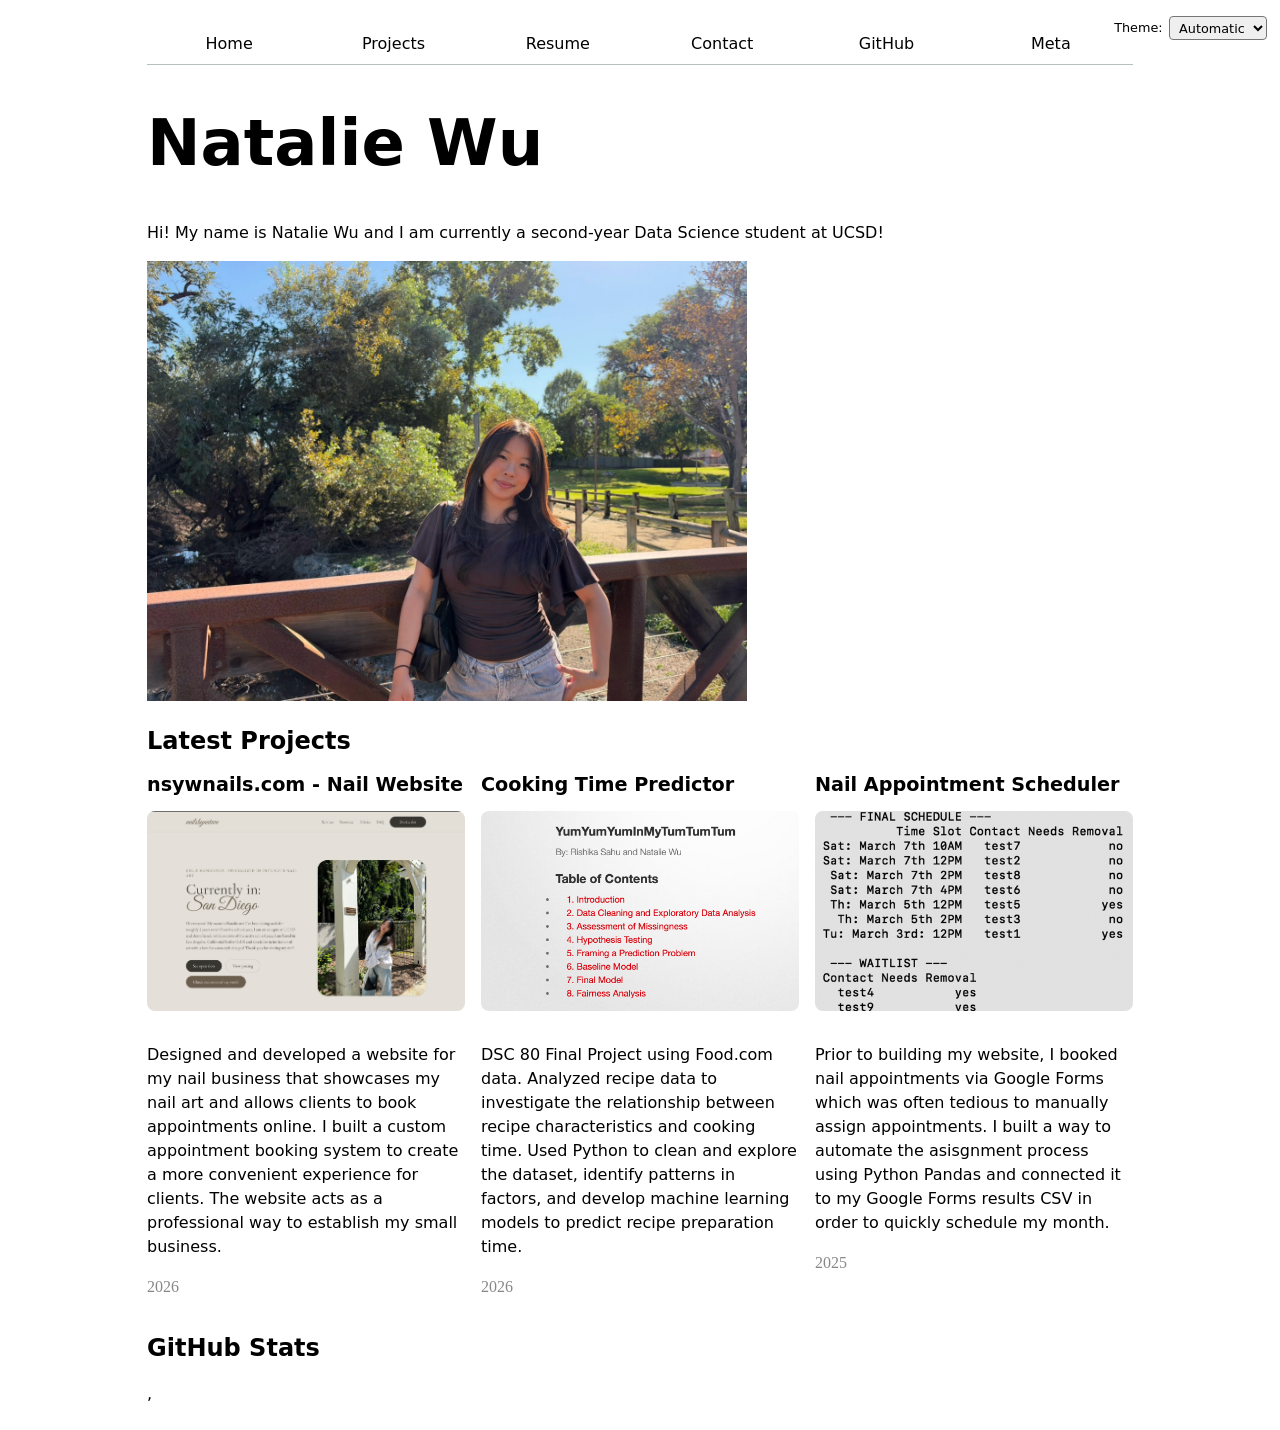
<file: index.html>
<!DOCTYPE html>
<html lang="en">

<head>
    <meta charset="UTF-8">
    <meta name="viewport" content="width=device-width, initial-scale=1.0">
    <title>Natalie Wu: Personal site and portfolio</title>
    <link rel="stylesheet" href="style.css">
    <script type="module" src="global.js"></script>
</head>

<body>
    <h1>Natalie Wu</h1>
    <p>Hi! My name is Natalie Wu and I am currently a second-year Data Science student at UCSD!
    </p>
    <img src="images/natwee.png" alt="natalie wu at a park" width="600" height="440">
    <h2>Latest Projects</h2>
    <div class="projects"></div>
    <script src="index.js" type="module" defer></script>
</body>

<section>
    <h2>GitHub Stats</h2>
    <div id="profile-stats"></div>
</section>

</html>
</file>
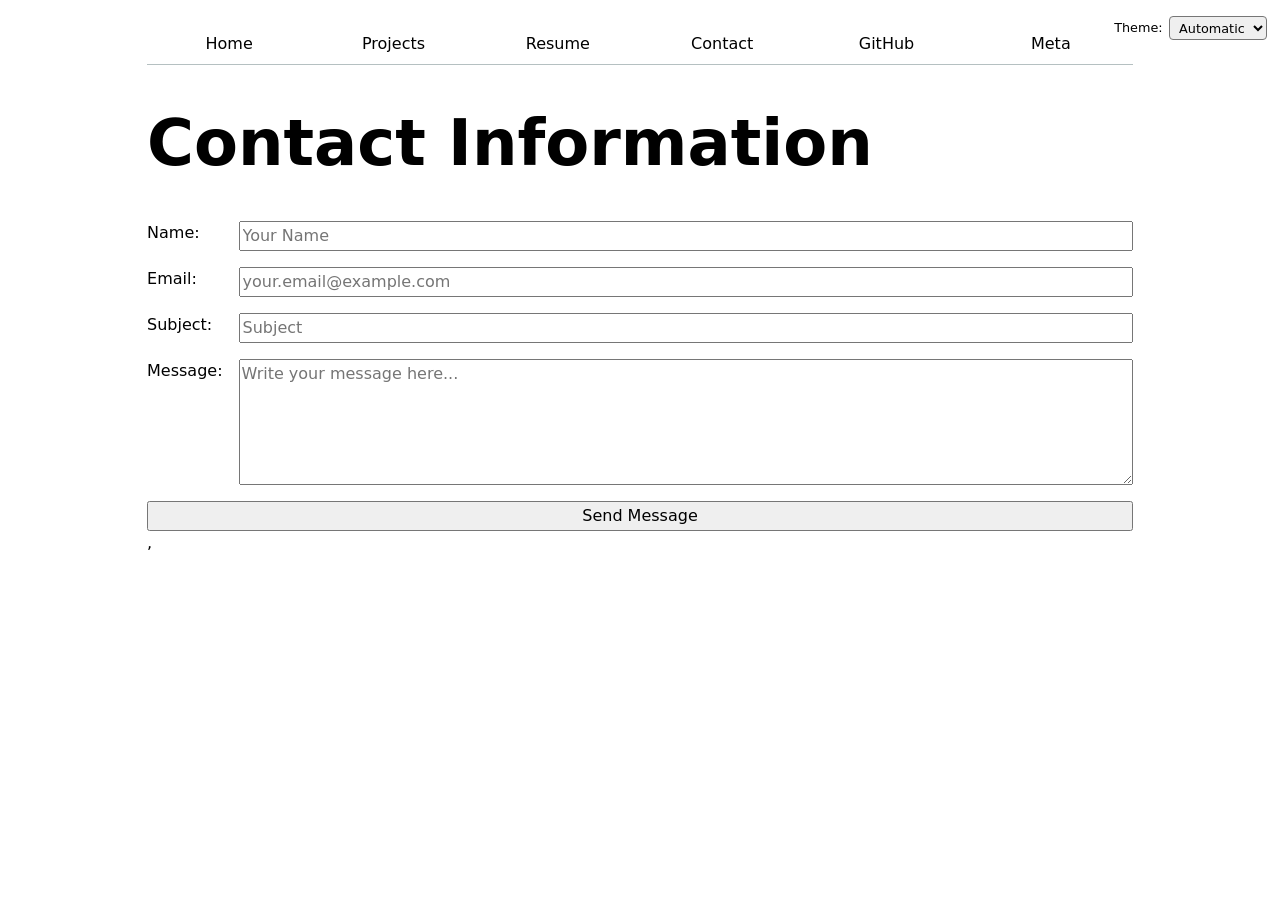
<file: contact/index.html>
<!DOCTYPE html>
<html lang="en">

<head>
    <meta charset="UTF-8">
    <meta name="viewport" content="width=device-width, initial-scale=1.0">
    <title>Contact</title>
    <link rel="stylesheet" href="../style.css">
    <script type="module" src="../global.js"></script>

</head>

<body>
    <h1>Contact Information</h1>
    <form action="mailto:nataliesywu@gmail.com" method="GET" enctype="contact-form">
        <label>
            Name:
            <input type="text" name="name" required placeholder="Your Name">
        </label>

        <label>
            Email:
            <input type="email" name="email" required placeholder="your.email@example.com">
        </label>

        <label>
            Subject:
            <input type="text" name="subject" required placeholder="Subject">
        </label>

        <label>
            Message:
            <textarea name="body" rows="5" required placeholder="Write your message here..."></textarea>
        </label>

        <button type="submit">Send Message</button>
    </form>
</body>

</html>
</file>
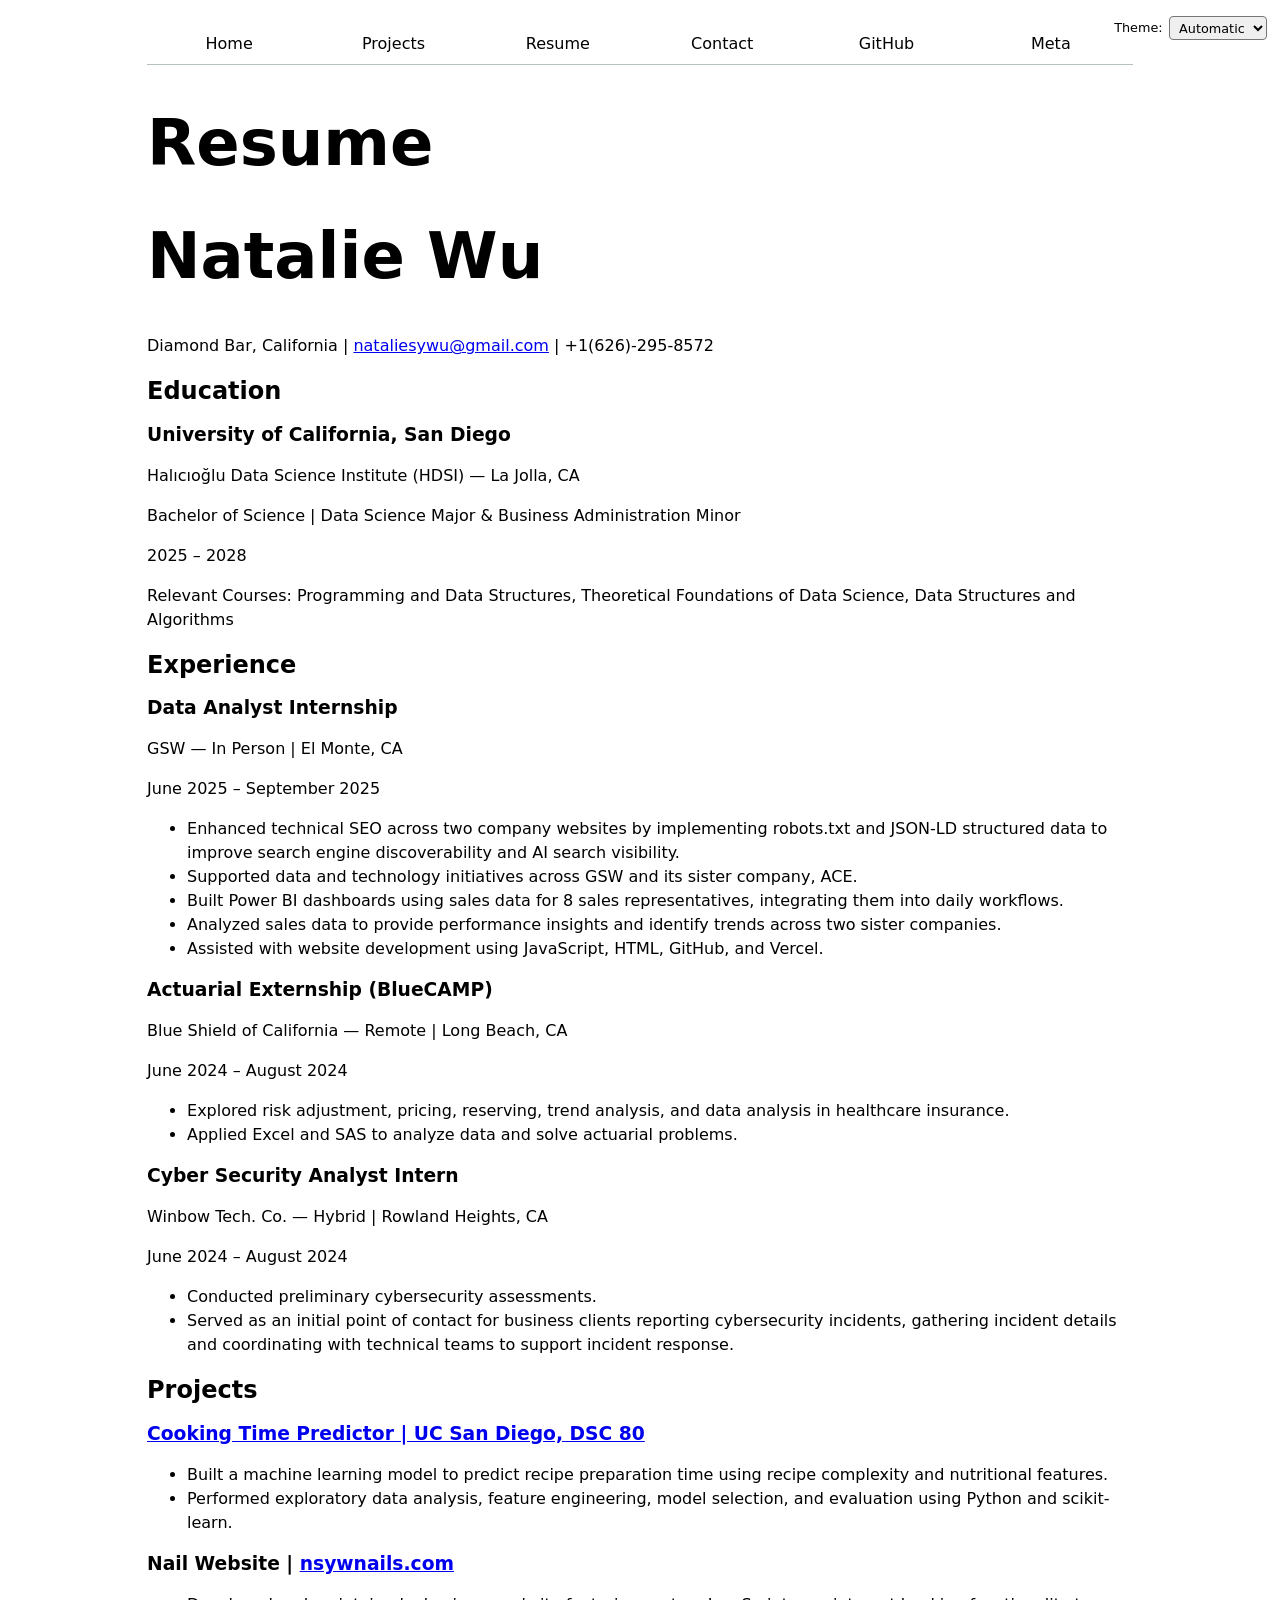
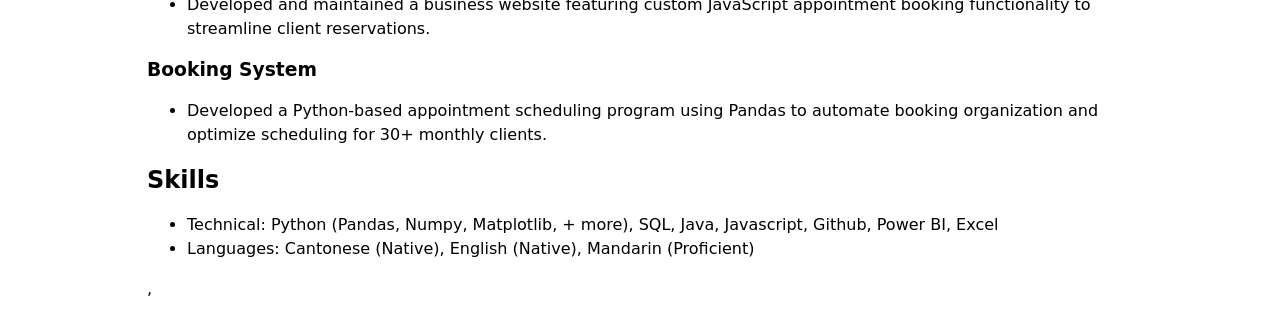
<file: resume/index.html>
<!DOCTYPE html>
<html lang="en">

<head>
    <meta charset="UTF-8">
    <meta name="viewport" content="width=device-width, initial-scale=1.0">
    <title>Resume</title>
    <link rel="stylesheet" href="../style.css">
    <script type="module" src="../global.js"></script>

</head>

<body>
    <h1>Resume</h1>
    <header>
        <h1>Natalie Wu</h1>
        <p>Diamond Bar, California | <a href="mailto:nataliesywu@gmail.com">nataliesywu@gmail.com</a> | +1(626)-295-8572
        </p>
    </header>
    <section id="education">
        <h2>Education</h2>
        <article>
            <header>
                <h3>University of California, San Diego</h3>
                <p>Halıcıoğlu Data Science Institute (HDSI) — La Jolla, CA</p>
                <p>Bachelor of Science | Data Science Major &amp; Business Administration Minor</p>
                <p>
                    <time datetime="2025">2025</time> – <time datetime="2028">2028</time>
                </p>
            </header>
            <p>Relevant Courses: Programming and Data Structures, Theoretical Foundations of
                Data Science, Data Structures and Algorithms</p>
        </article>
    </section>
    <section id="experience">
        <h2>Experience</h2>

        <article>
            <header>
                <h3>Data Analyst Internship</h3>
                <p>GSW — In Person | El Monte, CA</p>
                <p>
                    <time datetime="2025-06">June 2025</time> – <time datetime="2025-09">September 2025</time>
                </p>
            </header>
            <ul>
                <li>Enhanced technical SEO across two company websites by implementing robots.txt and JSON-LD structured
                    data to improve search engine discoverability and AI search visibility.</li>
                <li>Supported data and technology initiatives across GSW and its sister company, ACE.</li>
                <li>Built Power BI dashboards using sales data for 8 sales representatives, integrating them into daily
                    workflows.</li>
                <li>Analyzed sales data to provide performance insights and identify trends across two sister companies.
                </li>
                <li>Assisted with website development using JavaScript, HTML, GitHub, and Vercel.</li>
            </ul>
        </article>

        <article>
            <header>
                <h3>Actuarial Externship (BlueCAMP)</h3>
                <p>Blue Shield of California — Remote | Long Beach, CA</p>
                <p>
                    <time datetime="2024-06">June 2024</time> – <time datetime="2024-08">August 2024</time>
                </p>
            </header>
            <ul>
                <li>Explored risk adjustment, pricing, reserving, trend analysis, and data analysis in healthcare
                    insurance.</li>
                <li>Applied Excel and SAS to analyze data and solve actuarial problems.</li>
            </ul>
        </article>

        <article>
            <header>
                <h3>Cyber Security Analyst Intern</h3>
                <p>Winbow Tech. Co. — Hybrid | Rowland Heights, CA</p>
                <p>
                    <time datetime="2024-06">June 2024</time> – <time datetime="2024-08">August 2024</time>
                </p>
            </header>
            <ul>
                <li>Conducted preliminary cybersecurity assessments.</li>
                <li>Served as an initial point of contact for business
                    clients reporting cybersecurity incidents, gathering incident details and coordinating with
                    technical teams to support incident response.</li>
            </ul>
        </article>
    </section>
    <section id="projects">
        <h2>Projects</h2>

        <article>
            <header>
                <h3><a href="https://rishikas7.github.io/cooking-time-predictor/#6-baseline-model">Cooking Time
                        Predictor | UC San Diego, DSC 80</a></h3>
            </header>
            <ul>
                <li>Built a machine learning model to predict recipe preparation time using recipe complexity and
                    nutritional features.</li>
                <li>Performed exploratory data analysis, feature engineering, model selection, and evaluation using
                    Python and scikit-learn.</li>
            </ul>
        </article>

        <article>
            <header>
                <h3>Nail Website | <a href="https://nsywnails.com" target="_blank">nsywnails.com</a></h3>
            </header>
            <ul>
                <li>Developed and maintained a business website
                    featuring custom JavaScript appointment booking functionality to streamline client reservations.
                </li>
            </ul>
        </article>

        <article>
            <header>
                <h3>Booking System</h3>
            </header>
            <ul>
                <li>Developed a Python-based appointment scheduling program using Pandas to automate booking
                    organization and optimize scheduling for 30+ monthly clients.</li>
            </ul>
        </article>
    </section>
    <section id="skills">
        <h2>Skills</h2>
        <ul>
            <li>Technical: Python (Pandas, Numpy, Matplotlib, + more), SQL, Java, Javascript, Github,
                Power BI, Excel</li>
            <li>Languages: Cantonese (Native), English (Native), Mandarin (Proficient)</li>
        </ul>
    </section>
</body>

</html>
</file>
<file: style.css>
body {
  font: 100%/1.5 system-ui;
  max-width: 100ch;
  margin-inline: max(1em, (100% - 100ch) / 2);
  padding: 1em;
}

nav ul,
nav li {
  display: contents;
}

nav {
  display: flex;
  border-bottom: 1px solid oklch(80% 3% 200);
  margin-bottom: 2em;
}

nav a {
  flex: 1;
  text-decoration: none;
  color: inherit;
  text-align: center;
  padding: 0.5em;
}

:root {
  --color-accent: oklch(57.026% 0.06961 147.844);
}

html {
  accent-color: var(--color-accent);
}

nav a.current {
  border-bottom: 0.4em solid var(--color-accent);
  padding-bottom: 0.1em;
}

nav a:hover {
  border-bottom: 0.4em solid var(--color-accent);
  background-color: color-mix(in oklch, var(--color-accent), canvas 85%);
}

input,
textarea,
button {
  font: inherit;
}

form {
  display: grid;
  grid-template-columns: auto 1fr;
  gap: 1em;
}

form label {
  display: grid;
  grid-template-columns: subgrid;
  grid-column: 1 / -1;
}

form button {
  grid-column: 1 / -1;
}

.projects {
  display: grid;
  grid-template-columns: repeat(3, minmax(15em, 1fr));
  gap: 1em;
}

.projects article {
  display: grid;
  grid-template-rows: subgrid;
  grid-row: span 3;
  gap: 1em;
}

.projects article h2 {
  margin: 0;
  font-size: 1.2rem;
}

h1 {
  font-size: 400%;
}

h1,
h2,
h3,
h4,
h5,
h6 {
  line-height: 1.1;
  text-wrap: balance;
}

html {
  color-scheme: light dark;
}

.color-scheme {
  position: absolute;
  top: 1rem;
  right: 1em;
  font-size: 80%;
  font-family: inherit;
  display: flex;
  gap: 0.5em;
  align-items: center;
}

.color-scheme select {
  font: inherit;
  padding: 0.2em 0.4em;
  border-radius: 4px;
}

.github-stats {
  margin-block: 2rem;
}

#profile-stats dl {
  display: grid;
  grid-template-columns: repeat(4, 1fr);
  margin: 0;
  padding: 1.5rem;
  border: 1px solid var(--border-color, #ddd);
  border-radius: 12px;
  gap: 0.5rem;
  text-align: center;
}

#profile-stats dt {
  grid-row: 1;
  font-size: 0.9rem;
  color: var(--text-color, #666);
}

#profile-stats dd {
  grid-row: 2;
  margin: 0;
  font-size: 2rem;
  font-weight: bold;
}

.projects img {
  width: 100%;
  height: 200px;
  object-fit: cover;
  border-radius: 8px;
}

.project-year {
  font-family: Baskerville, serif;
  font-variant-numeric: oldstyle-nums;
  color: #888;
  margin-top: 0.5em;
}

#projects-pie-plot {
  max-width: 20em;
  margin-block: 2em;
  overflow: visible;
}

.legend {
  flex: 1;
  display: grid;
  grid-template-columns: repeat(auto-fill, minmax(9em, 1fr));
  gap: 1em;
  padding: 1em;
  margin-block: 2em;
  border: 1px solid #ccc;
  list-style: none;
}

.legend li {
  display: flex;
  align-items: center;
  gap: 0.5em;
}

.swatch {
  display: inline-block;
  width: 1em;
  aspect-ratio: 1 / 1;
  background: var(--color);
  border-radius: 4px;
}

.container {
  display: flex;
  align-items: center;
  gap: 2em;
}

#projects-pie-plot:has(path:hover) path:not(:hover) {
  opacity: 0.5;
}

#projects-pie-plot path {
  transition: opacity 300ms;
}

.selected {
  stroke: black;
  stroke-width: 2px;
}

dl.info {
  display: grid;
  grid-template-columns: auto 1fr;
  gap: 0.5em;
  margin: 0;
}

dl.info dt {
  color: gray;
}

dl.info dd {
  margin: 0;
}

.tooltip {
  position: fixed;
  top: 1em;
  left: 1em;
  z-index: 10;
  background: white;
  padding: 1em;
  border-radius: 8px;
  box-shadow: 0 2px 10px rgba(0, 0, 0, 0.15);
}

dl.info[hidden]:not(:hover, :focus-within) {
  opacity: 0;
  visibility: hidden;
}

circle {
  transition: 200ms;
  transform-origin: center;
  transform-box: fill-box;
}

circle:hover {
  transform: scale(1.5);
}

circle.selected {
  fill: #ff6b6b;
}

#chart {
  width: 100%;
  overflow: visible;
}

#chart svg {
  width: 100%;
  height: auto;
}

.gridlines line {
  stroke: #ddd;
  stroke-opacity: 0.7;
}

.gridlines path {
  stroke: none;
}

.brush .selection {
  fill: steelblue;
  fill-opacity: 0.2;
  stroke: steelblue;
}

.brush .overlay {
  pointer-events: all;
}

#stats {
  margin: 2rem 0;
}

.stats-grid {
  display: grid;
  grid-template-columns: repeat(6, 1fr);
  gap: 1rem;
  margin: 1rem 0;
}

.stat {
  padding: 1rem;
  border: 1px solid var(--border-color, #ddd);
  border-radius: 10px;
  background: color-mix(in oklch, var(--color-accent), canvas 95%);
  text-align: left;
}

.stat dt {
  font-size: 0.75rem;
  color: #555;
  font-weight: 600;
  letter-spacing: 0.05em;
  margin-bottom: 0.5rem;
}

.stat dd {
  font-size: 1.5rem;
  font-weight: bold;
  margin: 0;
  color: #244766;
}

.axis text {
  font-size: 11px;
  fill: #555;
}

.axis path,
.axis line {
  stroke: #888;
}

.axis-label {
  font-size: 13px;
  fill: #333;
}

.grid line {
  stroke: #ccc;
  stroke-opacity: 0.2;
}

.grid path {
  display: none;
}

.commit-dot {
  cursor: pointer;
  transition: fill-opacity 0.15s;

  @starting-style {
    r: 0;
  }
}

.commit-dot.hovered {
  stroke: #111;
  stroke-width: 2.5;
}

.commit-dot.selected {
  stroke: #111;
  stroke-width: 1.5;
}

#tooltip {
  display: none;
  position: absolute;
  z-index: 10;
  background: rgba(255, 255, 255, 0.95);
  backdrop-filter: blur(4px);
  border: 1px solid rgba(0, 0, 0, 0.1);
  border-radius: 8px;
  padding: 0.8rem 1rem;
  font-size: 0.85rem;
  line-height: 1.4;
  box-shadow: 0 4px 12px rgba(0, 0, 0, 0.1);
  pointer-events: none;
}

#selection-summary {
  margin: 1.5rem 0;
  padding: 1rem;
  border: 1px solid var(--border-color, #ddd);
  border-radius: 10px;
  background: color-mix(in oklch, var(--color-accent), canvas 95%);
}

#selection-summary:empty {
  display: none;
}

.selection-count {
  font-weight: bold;
  font-size: 1.1rem;
  margin-bottom: 0.75rem;
}

.language-breakdown {
  display: grid;
  grid-template-columns: repeat(3, 1fr);
  gap: 1rem;
  margin: 0;
  text-align: center;
}

.language-breakdown div {
  display: flex;
  flex-direction: column;
  align-items: center;
}

.language-breakdown dt {
  font-family: monospace;
  font-size: 1.2rem;
  font-weight: bold;
  margin-bottom: 0.2rem;
}

.language-breakdown dd {
  margin: 0;
  font-size: 1rem;
  line-height: 1.4;
  color: #555;
}

#files {
  display: grid;
  grid-template-columns: 1fr 4fr;
}

#files>div {
  grid-column: 1 / -1;
  display: grid;
  grid-template-columns: subgrid;
}

#files dt {
  grid-column: 1;
}

#files dd {
  grid-column: 2;
  display: flex;
  flex-wrap: wrap;
  align-items: start;
  align-content: start;
  gap: 0.15em;
  padding-top: 0.6em;
  margin-left: 0;
}

.loc {
  display: flex;
  width: 0.5em;
  aspect-ratio: 1;
  background: var(--color);
  border-radius: 50%;
}

#scrolly-1,
#scrolly-2 {
  display: grid;
  grid-template-columns: 1fr 1fr;
  gap: 2rem;
  align-items: start;
}

#scatter-story,
#file-story {
  position: relative;
}

#scatter-plot,
#files {
  position: sticky;
  top: 2rem;
  align-self: start;
}

.step {
  padding-bottom: 1rem;
}

.step p {
  margin: 0;
}

#files {
  max-height: 80vh;
  overflow-y: auto;
  padding: 1rem;
}

#files dt {
  font-weight: 600;
  overflow-wrap: anywhere;
}

#files small {
  display: block;
  color: gray;
  font-weight: normal;
}

#files dd {
  min-height: 1.5rem;
}

#scrolly-2-heading {
  margin-top: 3rem;
  margin-bottom: 2rem;
}
</file>
